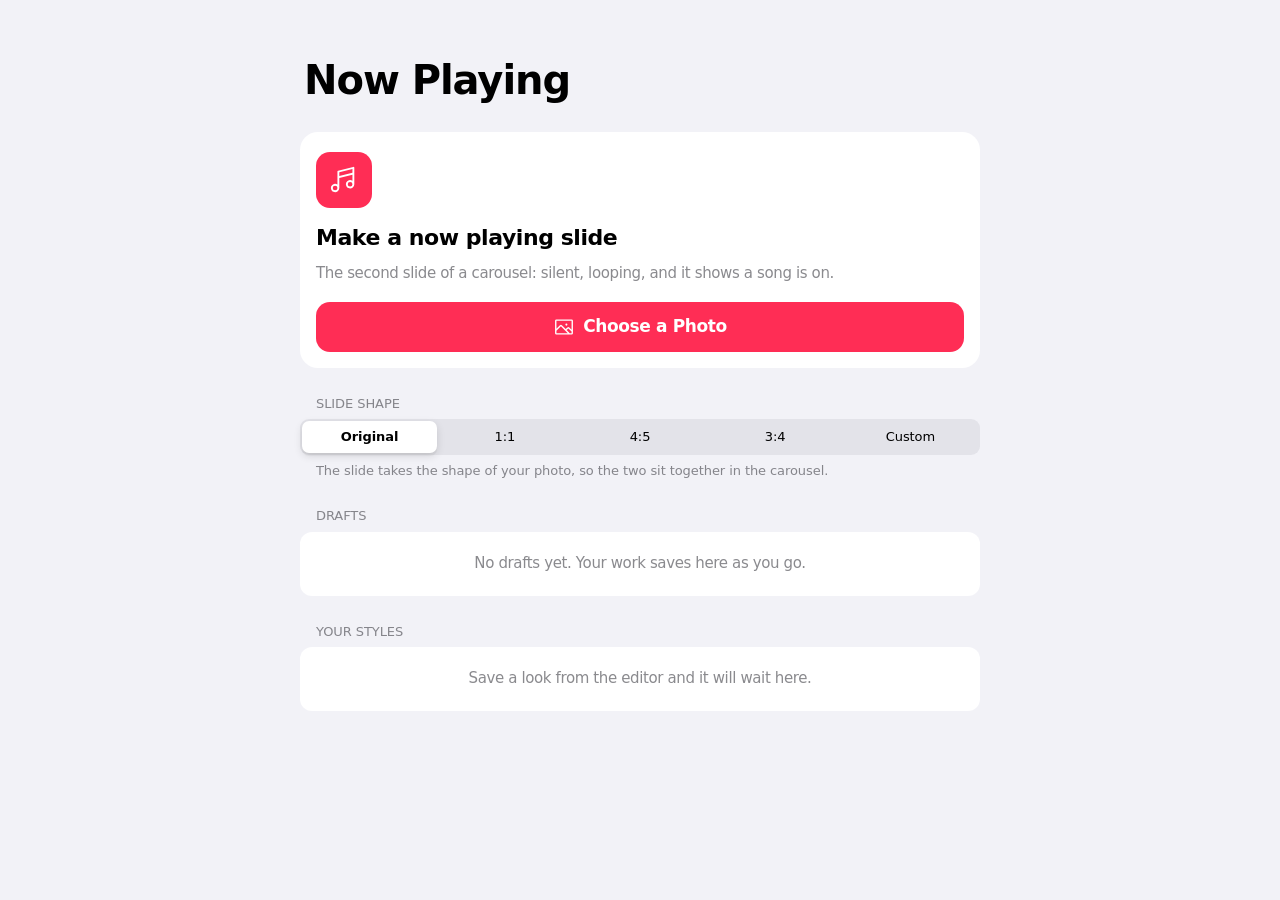
<file: index.html>
<!doctype html>
<html lang="en">
<head>
<meta charset="utf-8">
<!-- viewport-fit=cover lets the layout reach under the notch and the home bar -->
<meta name="viewport" content="width=device-width, initial-scale=1, viewport-fit=cover">
<title>Now Playing</title>
<meta name="description" content="Make the second Instagram slide: a silent looping animation that shows a song is attached.">
<meta name="theme-color" content="#F2F2F7" media="(prefers-color-scheme: light)">
<meta name="theme-color" content="#000000" media="(prefers-color-scheme: dark)">

<!-- Running from the Home Screen on an iPhone -->
<meta name="mobile-web-app-capable" content="yes">
<meta name="apple-mobile-web-app-capable" content="yes">
<meta name="apple-mobile-web-app-status-bar-style" content="black-translucent">
<meta name="apple-mobile-web-app-title" content="Now Playing">
<link rel="apple-touch-icon" href="assets/icons/apple-touch-icon.png">

<link rel="manifest" href="manifest.webmanifest">
<link rel="icon" href="assets/icons/icon-192.png" type="image/png">

<!-- The faces the slide draws its words in. The interface itself uses the system font. -->
<link rel="preload" href="assets/fonts/instrument-serif-400.woff2" as="font" type="font/woff2" crossorigin>
<link rel="preload" href="assets/fonts/dm-sans-var.woff2" as="font" type="font/woff2" crossorigin>

<link rel="stylesheet" href="css/app.css">
</head>
<body>

<div id="app">
  <header class="topbar" id="topbar"></header>
  <main class="screen is-active" id="screen"></main>
</div>

<noscript>
  <p style="padding:24px;font-family:system-ui">
    This app builds the slide in your browser, so it needs JavaScript switched on.
  </p>
</noscript>

<script type="module" src="js/app.js"></script>
</body>
</html>
</file>
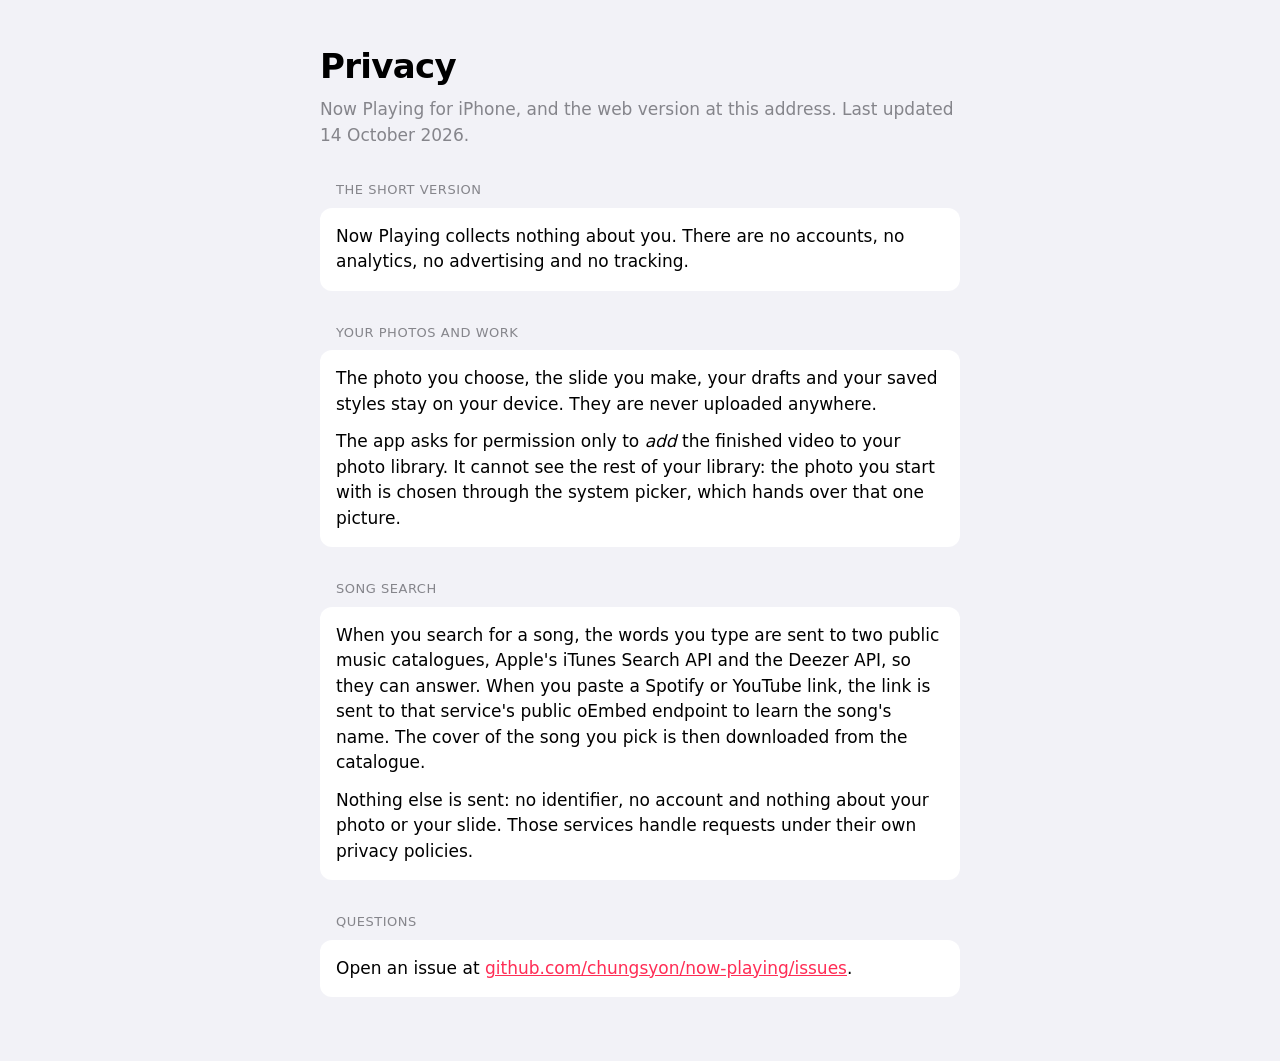
<file: privacy.html>
<!doctype html>
<html lang="en">
<head>
<meta charset="utf-8">
<meta name="viewport" content="width=device-width, initial-scale=1">
<title>Now Playing: Privacy</title>
<meta name="color-scheme" content="light dark">
<style>
  :root { --bg: #F2F2F7; --card: #FFFFFF; --text: #000000; --muted: rgba(60, 60, 67, 0.6); --tint: #FF2D55; }
  @media (prefers-color-scheme: dark) {
    :root { --bg: #000000; --card: #1C1C1E; --text: #FFFFFF; --muted: rgba(235, 235, 245, 0.6); --tint: #FF375F; }
  }
  body { margin: 0; background: var(--bg); color: var(--text);
    font: 17px/1.5 -apple-system, BlinkMacSystemFont, system-ui, sans-serif; }
  main { max-width: 640px; margin: 0 auto; padding: 48px 16px 64px; }
  h1 { font-size: 34px; line-height: 1.1; letter-spacing: -0.02em; margin: 0 0 8px; }
  h2 { font-size: 13px; text-transform: uppercase; letter-spacing: 0.04em; color: var(--muted); font-weight: 400; margin: 32px 16px 8px; }
  section { background: var(--card); border-radius: 12px; padding: 4px 16px; }
  p { margin: 12px 0; }
  .lede { color: var(--muted); margin-bottom: 24px; }
  a { color: var(--tint); }
</style>
</head>
<body>
<main>
  <h1>Privacy</h1>
  <p class="lede">Now Playing for iPhone, and the web version at this address. Last updated 14 October 2026.</p>

  <h2>The short version</h2>
  <section>
    <p>Now Playing collects nothing about you. There are no accounts, no analytics, no advertising and no tracking.</p>
  </section>

  <h2>Your photos and work</h2>
  <section>
    <p>The photo you choose, the slide you make, your drafts and your saved styles stay on your device. They are never uploaded anywhere.</p>
    <p>The app asks for permission only to <em>add</em> the finished video to your photo library. It cannot see the rest of your library: the photo you start with is chosen through the system picker, which hands over that one picture.</p>
  </section>

  <h2>Song search</h2>
  <section>
    <p>When you search for a song, the words you type are sent to two public music catalogues, Apple's iTunes Search API and the Deezer API, so they can answer. When you paste a Spotify or YouTube link, the link is sent to that service's public oEmbed endpoint to learn the song's name. The cover of the song you pick is then downloaded from the catalogue.</p>
    <p>Nothing else is sent: no identifier, no account and nothing about your photo or your slide. Those services handle requests under their own privacy policies.</p>
  </section>

  <h2>Questions</h2>
  <section>
    <p>Open an issue at <a href="https://github.com/chungsyon/now-playing/issues">github.com/chungsyon/now-playing/issues</a>.</p>
  </section>
</main>
</body>
</html>
</file>
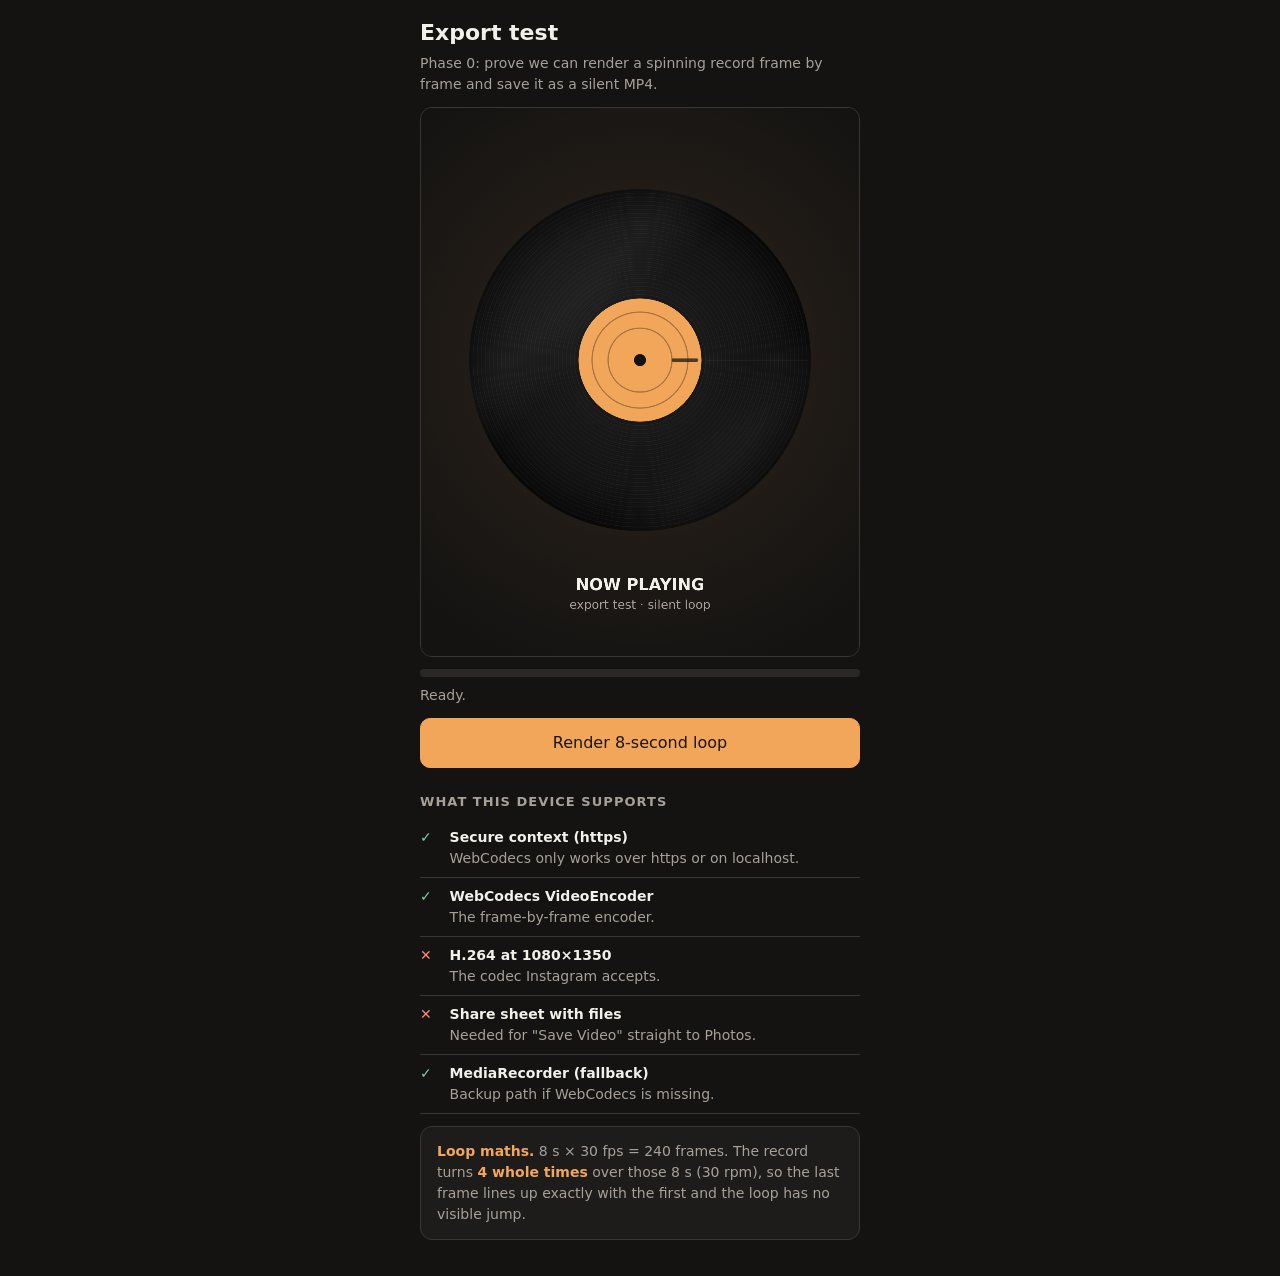
<file: spike/export-test.html>
<!doctype html>
<html lang="en">
<head>
<meta charset="utf-8">
<!-- viewport-fit=cover lets us use the safe-area insets on an iPhone -->
<meta name="viewport" content="width=device-width, initial-scale=1, viewport-fit=cover">
<title>Export test — Now Playing</title>
<style>
  /* Darkroom palette, same custom properties the real app will use. */
  :root {
    --bg: #141312;
    --surface: #1E1C1A;
    --surface-2: #2A2724;
    --border: #3A3632;
    --text: #F3EFE9;
    --muted: #A8A097;
    --accent: #F2A65A;
    --on-accent: #1A1410;
    color-scheme: dark;
  }

  * { box-sizing: border-box; }

  body {
    margin: 0;
    padding: max(16px, env(safe-area-inset-top)) 16px max(24px, env(safe-area-inset-bottom));
    background: var(--bg);
    color: var(--text);
    font: 16px/1.5 -apple-system, BlinkMacSystemFont, "Segoe UI", system-ui, sans-serif;
    -webkit-text-size-adjust: 100%;
  }

  main { max-width: 440px; margin: 0 auto; }

  h1 { font-size: 22px; margin: 0 0 4px; font-weight: 600; }
  h2 { font-size: 13px; margin: 24px 0 8px; color: var(--muted); text-transform: uppercase; letter-spacing: .08em; }
  p  { margin: 0 0 12px; }
  .muted { color: var(--muted); font-size: 14px; }

  /* The canvas is really 1080x1350. CSS just shrinks it to fit the phone. */
  #stage {
    display: block;
    width: 100%;
    height: auto;
    border-radius: 12px;
    border: 1px solid var(--border);
    background: var(--surface);
  }

  /* Every tap target is at least 44px tall. */
  button, .linkbutton {
    display: block;
    width: 100%;
    min-height: 48px;
    margin: 8px 0;
    padding: 12px 16px;
    border-radius: 10px;
    border: 1px solid var(--border);
    background: var(--surface-2);
    color: var(--text);
    font: inherit;
    font-weight: 500;
    text-align: center;
    text-decoration: none;
    cursor: pointer;
    -webkit-appearance: none;
  }
  button.primary { background: var(--accent); color: var(--on-accent); border-color: var(--accent); }
  button:disabled { opacity: .45; cursor: default; }

  /* Progress bar */
  #progress {
    height: 8px;
    margin: 12px 0 8px;
    border-radius: 999px;
    background: var(--surface-2);
    overflow: hidden;
  }
  #progressFill { height: 100%; width: 0%; background: var(--accent); transition: width .1s linear; }

  #status { min-height: 1.5em; font-size: 14px; color: var(--muted); margin: 0 0 12px; }
  #status.error { color: #FF8A73; }

  /* The support checklist */
  ul.checks { list-style: none; margin: 0; padding: 0; font-size: 14px; }
  ul.checks li { padding: 8px 0; border-bottom: 1px solid var(--border); display: flex; gap: 10px; }
  ul.checks li span:first-child { width: 1.4em; flex: none; }
  .yes { color: #7FD1A0; }
  .no  { color: #FF8A73; }

  video { width: 100%; border-radius: 12px; border: 1px solid var(--border); background: #000; display: block; }

  .card {
    background: var(--surface);
    border: 1px solid var(--border);
    border-radius: 12px;
    padding: 14px 16px;
    margin: 12px 0;
  }
  .card strong { color: var(--accent); }
  [hidden] { display: none !important; }
</style>
</head>
<body>
<main>

  <h1>Export test</h1>
  <p class="muted">Phase 0: prove we can render a spinning record frame by frame and save it as a silent MP4.</p>

  <canvas id="stage" width="1080" height="1350" aria-label="Preview of the spinning record"></canvas>

  <div id="progress" role="progressbar" aria-label="Render progress" aria-valuemin="0" aria-valuemax="100" aria-valuenow="0">
    <div id="progressFill"></div>
  </div>
  <p id="status">Ready.</p>

  <button id="renderBtn" class="primary">Render 8-second loop</button>

  <div id="resultBox" hidden>
    <h2>Result</h2>
    <video id="resultVideo" loop muted playsinline controls></video>
    <p class="muted" id="resultInfo"></p>
    <button id="saveBtn" class="primary">Save video</button>
    <a id="downloadLink" class="linkbutton" download="now-playing-test.mp4">Download instead</a>
  </div>

  <h2>What this device supports</h2>
  <ul class="checks" id="checks"></ul>

  <div class="card">
    <p class="muted" style="margin:0">
      <strong>Loop maths.</strong> 8&nbsp;s &times; 30&nbsp;fps = 240 frames. The record turns
      <strong>4 whole times</strong> over those 8&nbsp;s (30&nbsp;rpm), so the last frame lines up
      exactly with the first and the loop has no visible jump.
    </p>
  </div>

</main>

<script type="module">
// ---------------------------------------------------------------------------
// Imports. Mediabunny is vendored in /vendor/ — nothing is fetched at runtime.
// ---------------------------------------------------------------------------
import {
  Output,
  Mp4OutputFormat,
  BufferTarget,
  CanvasSource,
  Quality,
  canEncodeVideo,
} from '../vendor/mediabunny-1.59.1.min.mjs';

// ---------------------------------------------------------------------------
// Settings for this test
// ---------------------------------------------------------------------------
const WIDTH        = 1080;   // Instagram 4:5 portrait
const HEIGHT       = 1350;
const FPS          = 30;
const LOOP_SECONDS = 8;
const TURNS        = 4;      // whole turns per loop => seamless rotation
const BITRATE      = 8_000_000; // ~8 Mbps

const TOTAL_FRAMES = LOOP_SECONDS * FPS;   // 240

// ---------------------------------------------------------------------------
// Page elements
// ---------------------------------------------------------------------------
const stage        = document.getElementById('stage');
const ctx          = stage.getContext('2d', { alpha: false });
const progressBar  = document.getElementById('progress');
const progressFill = document.getElementById('progressFill');
const statusEl     = document.getElementById('status');
const renderBtn    = document.getElementById('renderBtn');
const resultBox    = document.getElementById('resultBox');
const resultVideo  = document.getElementById('resultVideo');
const resultInfo   = document.getElementById('resultInfo');
const saveBtn      = document.getElementById('saveBtn');
const downloadLink = document.getElementById('downloadLink');
const checksEl     = document.getElementById('checks');

function setStatus(text, isError = false) {
  statusEl.textContent = text;
  statusEl.classList.toggle('error', isError);
}

function setProgress(fraction) {
  const pct = Math.round(fraction * 100);
  progressFill.style.width = pct + '%';
  progressBar.setAttribute('aria-valuenow', String(pct));
}

// ===========================================================================
// 1. THE DRAWING — one pure function, called with a time in seconds.
//    Given the same t you always get the same picture. That is what makes the
//    export deterministic instead of a screen recording.
// ===========================================================================
function drawFrame(ctx, t, width, height) {
  const loopPosition = (t % LOOP_SECONDS) / LOOP_SECONDS; // 0 -> 1 across the loop
  const angle = loopPosition * TURNS * Math.PI * 2;       // radians

  // --- Coloured background -------------------------------------------------
  ctx.fillStyle = '#141312';
  ctx.fillRect(0, 0, width, height);

  // A soft warm glow behind the record so the background reads as "coloured".
  const glow = ctx.createRadialGradient(
    width * 0.5, height * 0.46, 0,
    width * 0.5, height * 0.46, width * 0.75
  );
  glow.addColorStop(0,    'rgba(242, 166, 90, 0.20)');
  glow.addColorStop(0.55, 'rgba(242, 166, 90, 0.05)');
  glow.addColorStop(1,    'rgba(242, 166, 90, 0)');
  ctx.fillStyle = glow;
  ctx.fillRect(0, 0, width, height);

  // --- Geometry ------------------------------------------------------------
  const cx = width / 2;
  const cy = height * 0.46;
  const R  = width * 0.39;        // outer radius of the record
  const labelR = R * 0.36;        // the paper label in the middle
  const holeR  = R * 0.035;       // spindle hole

  // --- The record, drawn in a rotated coordinate system ---------------------
  ctx.save();
  ctx.translate(cx, cy);
  ctx.rotate(angle);

  // Black vinyl body
  const body = ctx.createRadialGradient(0, 0, labelR * 0.8, 0, 0, R);
  body.addColorStop(0,   '#1A1A1A');
  body.addColorStop(0.7, '#121212');
  body.addColorStop(1,   '#080808');
  ctx.beginPath();
  ctx.arc(0, 0, R, 0, Math.PI * 2);
  ctx.fillStyle = body;
  ctx.fill();

  // Grooves: thin concentric rings. Alternating brightness reads as texture.
  ctx.lineWidth = 1.4;
  for (let r = labelR + 10; r < R - 6; r += 5) {
    const bright = (Math.round(r) % 10 < 5) ? 0.055 : 0.02;
    ctx.beginPath();
    ctx.arc(0, 0, r, 0, Math.PI * 2);
    ctx.strokeStyle = `rgba(255,255,255,${bright})`;
    ctx.stroke();
  }

  // The lead-out: one radial scratch. Because it is off-centre it makes the
  // rotation visible — perfect rings on their own would look motionless.
  ctx.beginPath();
  ctx.moveTo(labelR + 12, 0);
  ctx.lineTo(R - 8, 0);
  ctx.lineWidth = 2;
  ctx.strokeStyle = 'rgba(255,255,255,0.09)';
  ctx.stroke();

  // Coloured centre label
  ctx.beginPath();
  ctx.arc(0, 0, labelR, 0, Math.PI * 2);
  ctx.fillStyle = '#F2A65A';
  ctx.fill();

  // Two darker rings printed on the label
  ctx.lineWidth = 3;
  ctx.strokeStyle = 'rgba(26,20,16,0.35)';
  ctx.beginPath();
  ctx.arc(0, 0, labelR * 0.78, 0, Math.PI * 2);
  ctx.stroke();
  ctx.beginPath();
  ctx.arc(0, 0, labelR * 0.52, 0, Math.PI * 2);
  ctx.stroke();

  // A tick mark on the label — another way to see it turning.
  ctx.beginPath();
  ctx.moveTo(labelR * 0.54, 0);
  ctx.lineTo(labelR * 0.92, 0);
  ctx.lineWidth = 8;
  ctx.lineCap = 'round';
  ctx.strokeStyle = 'rgba(26,20,16,0.75)';
  ctx.stroke();

  // Spindle hole
  ctx.beginPath();
  ctx.arc(0, 0, holeR, 0, Math.PI * 2);
  ctx.fillStyle = '#141312';
  ctx.fill();

  ctx.restore();

  // --- Fixed sheen ---------------------------------------------------------
  // The light source does not rotate with the record, so this is drawn after
  // ctx.restore(). It is clipped to the record so it does not spill outside.
  ctx.save();
  ctx.beginPath();
  ctx.arc(cx, cy, R, 0, Math.PI * 2);
  ctx.clip();
  const sheen = ctx.createLinearGradient(cx - R, cy - R, cx + R, cy + R);
  sheen.addColorStop(0.00, 'rgba(255,255,255,0)');
  sheen.addColorStop(0.32, 'rgba(255,255,255,0.045)');
  sheen.addColorStop(0.42, 'rgba(255,255,255,0)');
  sheen.addColorStop(0.68, 'rgba(255,255,255,0)');
  sheen.addColorStop(0.78, 'rgba(255,255,255,0.03)');
  sheen.addColorStop(1.00, 'rgba(255,255,255,0)');
  ctx.fillStyle = sheen;
  ctx.fillRect(cx - R, cy - R, R * 2, R * 2);
  ctx.restore();

  // --- Caption, so a saved frame is obviously from this test ---------------
  ctx.fillStyle = '#F3EFE9';
  ctx.font = '600 40px -apple-system, system-ui, sans-serif';
  ctx.textAlign = 'center';
  ctx.fillText('NOW PLAYING', cx, height * 0.88);
  ctx.fillStyle = '#A8A097';
  ctx.font = '30px -apple-system, system-ui, sans-serif';
  ctx.fillText('export test · silent loop', cx, height * 0.88 + 46);
}

// Let the browser paint. Rendering 240 frames in a tight loop would freeze the
// page, so we hand control back every few frames.
const yieldToBrowser = () => new Promise(resolve => setTimeout(resolve, 0));

// ===========================================================================
// 2a. THE GOOD PATH — WebCodecs VideoEncoder + Mediabunny MP4 muxer
// ===========================================================================
async function renderWithWebCodecs(onProgress) {
  const output = new Output({
    // 'in-memory' puts the index (moov) at the front of the file, which is what
    // Photos and Instagram want to see.
    format: new Mp4OutputFormat({ fastStart: 'in-memory' }),
    target: new BufferTarget(),
  });

  const source = new CanvasSource(stage, {
    codec: 'avc',                      // H.264
    quality: new Quality(BITRATE),
    keyFrameInterval: 2,
  });

  // Only a video track is ever added, so the file physically cannot have audio.
  output.addVideoTrack(source, { frameRate: FPS });
  await output.start();

  for (let i = 0; i < TOTAL_FRAMES; i++) {
    const t = i / FPS;
    drawFrame(ctx, t, WIDTH, HEIGHT);
    await source.add(t, 1 / FPS);      // awaiting respects encoder backpressure
    onProgress((i + 1) / TOTAL_FRAMES);
    if (i % 6 === 0) await yieldToBrowser();
  }

  source.close();
  await output.finalize();

  return {
    blob: new Blob([output.target.buffer], { type: 'video/mp4' }),
    extension: 'mp4',
    path: 'WebCodecs + Mediabunny',
  };
}

// ===========================================================================
// 2b. THE FALLBACK — MediaRecorder on a canvas stream.
//     Real time, so it is not frame-exact. Only used if VideoEncoder is missing.
// ===========================================================================
async function renderWithMediaRecorder(onProgress) {
  const candidates = [
    'video/mp4;codecs=avc1.42E01E',
    'video/mp4',
    'video/webm;codecs=h264',
    'video/webm;codecs=vp9',
    'video/webm',
  ];
  const mimeType = candidates.find(type => MediaRecorder.isTypeSupported(type));
  if (!mimeType) throw new Error('MediaRecorder cannot record video on this browser.');

  const stream = stage.captureStream(FPS);
  const recorder = new MediaRecorder(stream, { mimeType, videoBitsPerSecond: BITRATE });
  const chunks = [];
  recorder.ondataavailable = event => { if (event.data.size) chunks.push(event.data); };
  const stopped = new Promise(resolve => { recorder.onstop = resolve; });

  recorder.start();
  const startedAt = performance.now();

  // Driven by a timer rather than requestAnimationFrame: rAF stops firing when
  // the tab is hidden, which would leave the recording hanging forever if the
  // phone screen locked halfway through.
  await new Promise(resolve => {
    function tick() {
      const elapsed = (performance.now() - startedAt) / 1000;
      if (elapsed >= LOOP_SECONDS) { resolve(); return; }
      drawFrame(ctx, elapsed, WIDTH, HEIGHT);
      onProgress(elapsed / LOOP_SECONDS);
      setTimeout(tick, 1000 / FPS);
    }
    tick();
  });

  recorder.stop();
  await stopped;
  stream.getTracks().forEach(track => track.stop());

  const container = mimeType.split(';')[0];
  return {
    blob: new Blob(chunks, { type: container }),
    extension: container === 'video/mp4' ? 'mp4' : 'webm',
    path: `MediaRecorder fallback (${mimeType})`,
  };
}

// ===========================================================================
// 3. Which path can this device use?
// ===========================================================================
async function detectSupport() {
  const hasVideoEncoder = typeof window.VideoEncoder === 'function';
  let h264 = false;
  if (hasVideoEncoder) {
    try {
      h264 = await canEncodeVideo('avc', { width: WIDTH, height: HEIGHT, quality: new Quality(BITRATE) });
    } catch { h264 = false; }
  }
  const probeFile = new File([new Uint8Array([0])], 'probe.mp4', { type: 'video/mp4' });
  const canShareFiles = !!(navigator.canShare && navigator.canShare({ files: [probeFile] }));

  return {
    secureContext: window.isSecureContext,
    hasVideoEncoder,
    h264,
    canShareFiles,
    hasMediaRecorder: typeof window.MediaRecorder === 'function',
  };
}

function renderChecklist(support) {
  const rows = [
    ['Secure context (https)',        support.secureContext,   'WebCodecs only works over https or on localhost.'],
    ['WebCodecs VideoEncoder',        support.hasVideoEncoder, 'The frame-by-frame encoder.'],
    ['H.264 at 1080×1350',            support.h264,            'The codec Instagram accepts.'],
    ['Share sheet with files',        support.canShareFiles,   'Needed for "Save Video" straight to Photos.'],
    ['MediaRecorder (fallback)',      support.hasMediaRecorder,'Backup path if WebCodecs is missing.'],
  ];
  checksEl.innerHTML = '';
  for (const [label, ok, note] of rows) {
    const li = document.createElement('li');
    li.innerHTML =
      `<span class="${ok ? 'yes' : 'no'}">${ok ? '✓' : '✕'}</span>` +
      `<span><strong>${label}</strong><br><span class="muted">${note}</span></span>`;
    checksEl.appendChild(li);
  }
}

// ===========================================================================
// 4. Wiring it all up
// ===========================================================================
let lastResult = null;

// Draw frame 0 immediately so the page is not blank.
drawFrame(ctx, 0, WIDTH, HEIGHT);

const support = await detectSupport();
renderChecklist(support);

if (!support.secureContext) {
  setStatus('This page is not on https, so WebCodecs is blocked. Open it over https.', true);
}

renderBtn.addEventListener('click', async () => {
  renderBtn.disabled = true;
  resultBox.hidden = true;
  if (lastResult) { URL.revokeObjectURL(lastResult.url); lastResult = null; }
  setProgress(0);

  // Add ?fallback=1 to the URL to force the MediaRecorder path, so you can
  // compare the two on the same phone.
  const forceFallback = new URLSearchParams(location.search).has('fallback');
  const useWebCodecs = support.hasVideoEncoder && support.h264 && !forceFallback;
  setStatus(useWebCodecs
    ? 'Rendering 240 frames with WebCodecs…'
    : 'WebCodecs unavailable — using the MediaRecorder fallback…');

  const startedAt = performance.now();
  try {
    const result = useWebCodecs
      ? await renderWithWebCodecs(setProgress)
      : await renderWithMediaRecorder(setProgress);

    const seconds = ((performance.now() - startedAt) / 1000).toFixed(1);
    const megabytes = (result.blob.size / 1024 / 1024).toFixed(2);

    lastResult = { ...result, url: URL.createObjectURL(result.blob) };
    resultVideo.src = lastResult.url;
    downloadLink.href = lastResult.url;
    downloadLink.download = `now-playing-test.${result.extension}`;
    resultInfo.innerHTML =
      `Path used: <strong>${result.path}</strong><br>` +
      `${WIDTH}×${HEIGHT} · ${FPS} fps · ${LOOP_SECONDS}s · ${megabytes} MB · Audio: none<br>` +
      `Rendered in ${seconds}s.`;
    resultBox.hidden = false;
    setProgress(1);
    setStatus('Done. Tap "Save video" to open the share sheet.');
    // If this browser cannot play the file back it does not mean the render
    // failed — save it and check it in Photos instead.
    resultVideo.onerror = () => setStatus(
      'Rendered fine, but this browser cannot preview the file. Save it and check it in Photos.');
    resultVideo.play().catch(() => {});
  } catch (error) {
    console.error(error);
    setStatus('Render failed: ' + error.message, true);
  } finally {
    renderBtn.disabled = false;
  }
});

// The share sheet must be opened by a fresh tap. That is why saving is its own
// button rather than something that happens automatically after rendering —
// iOS drops the permission to share while the long render is running.
saveBtn.addEventListener('click', async () => {
  if (!lastResult) return;
  const file = new File([lastResult.blob], `now-playing-test.${lastResult.extension}`, {
    type: lastResult.blob.type,
  });

  if (navigator.canShare && navigator.canShare({ files: [file] })) {
    try {
      await navigator.share({ files: [file] });
      setStatus('Shared. Choose "Save Video" to put it in Photos.');
      return;
    } catch (error) {
      if (error.name === 'AbortError') return;   // the user tapped Cancel
      setStatus('Share failed: ' + error.message + ' — use the download link.', true);
      return;
    }
  }
  setStatus('This browser cannot share files. Use the download link below.', true);
  downloadLink.click();
});
</script>
</body>
</html>
</file>
<file: css/app.css>
/* ===========================================================================
   NOW PLAYING - the look
   ---------------------------------------------------------------------------
   Built the way an iOS app is built, so it feels familiar on the phone it
   lives on:

   - System type (SF on Apple devices), sized on Apple's text styles, with
     tracking that tightens as text grows.
   - Inset grouped lists, like Settings. Things that belong together share a
     rounded group; a header names it, a footnote explains it.
   - One tint colour for anything you can press, and nothing else coloured.
     The user's photo is the most colourful thing on screen.
   - Translucent chrome. The navigation bar is a material that content
     scrolls underneath, and it only appears once something is under it.
   - Follows the system light and dark appearance.
   =========================================================================== */

/* The slide itself still draws its words in these faces, so they stay loaded
   even though the interface no longer uses them. */
@font-face {
  font-family: 'Instrument Serif';
  src: url('../assets/fonts/instrument-serif-400.woff2') format('woff2');
  font-weight: 400;
  font-style: normal;
  font-display: swap;
}
@font-face {
  font-family: 'Instrument Serif';
  src: url('../assets/fonts/instrument-serif-400-italic.woff2') format('woff2');
  font-weight: 400;
  font-style: italic;
  font-display: swap;
}
@font-face {
  font-family: 'DM Sans';
  src: url('../assets/fonts/dm-sans-var.woff2') format('woff2');
  font-weight: 100 1000;
  font-style: normal;
  font-display: swap;
}
@font-face {
  font-family: 'Cormorant Garamond';
  src: url('../assets/fonts/cormorant-garamond-var.woff2') format('woff2');
  font-weight: 300 700;
  font-style: normal;
  font-display: swap;
}
@font-face {
  font-family: 'Montserrat';
  src: url('../assets/fonts/montserrat-var.woff2') format('woff2');
  font-weight: 100 900;
  font-style: normal;
  font-display: swap;
}
@font-face {
  font-family: 'Figtree';
  src: url('../assets/fonts/figtree-var.woff2') format('woff2');
  font-weight: 300 900;
  font-style: normal;
  font-display: swap;
}
@font-face {
  font-family: 'JetBrains Mono';
  src: url('../assets/fonts/jetbrains-mono-var.woff2') format('woff2');
  font-weight: 100 800;
  font-style: normal;
  font-display: swap;
}

/* --- Tokens --------------------------------------------------------------
   Apple's system colours, light then dark. */

:root {
  --bg: #F2F2F7;
  --bg-2: #FFFFFF;
  --bg-3: #F2F2F7;
  --fill: rgba(118, 118, 128, 0.12);
  --fill-strong: rgba(118, 118, 128, 0.2);
  --label: #000000;
  --label-2: rgba(60, 60, 67, 0.6);
  --label-3: rgba(60, 60, 67, 0.3);
  --sep: rgba(60, 60, 67, 0.29);
  --tint: #FF2D55;
  --tint-soft: rgba(255, 45, 85, 0.12);
  --on-tint: #FFFFFF;
  --thumb: #FFFFFF;
  --material: rgba(249, 249, 249, 0.78);
  --material-edge: rgba(0, 0, 0, 0.12);
  --shadow: 0 8px 28px rgba(0, 0, 0, 0.12), 0 1px 3px rgba(0, 0, 0, 0.08);
  --stage: #E5E5EA;

  --font: system-ui, -apple-system, BlinkMacSystemFont, 'Segoe UI', Roboto, sans-serif;

  --r-group: 12px;
  --r-button: 14px;
  --r-control: 10px;

  /* Critically damped: settles without overshoot. Close to a spring with
     damping 1.0 and a response of about 0.35s. */
  --ease: cubic-bezier(0.25, 1, 0.5, 1);
  --t-press: 100ms;
  --t-ui: 280ms;
  --t-screen: 380ms;

  --tap: 44px;
  --gutter: 16px;
  --nav: 52px;

  color-scheme: light dark;
}

@media (prefers-color-scheme: dark) {
  :root {
    --bg: #000000;
    --bg-2: #1C1C1E;
    --bg-3: #2C2C2E;
    --fill: rgba(118, 118, 128, 0.24);
    --fill-strong: rgba(118, 118, 128, 0.36);
    --label: #FFFFFF;
    --label-2: rgba(235, 235, 245, 0.6);
    --label-3: rgba(235, 235, 245, 0.3);
    --sep: rgba(84, 84, 88, 0.6);
    --tint: #FF375F;
    --tint-soft: rgba(255, 55, 95, 0.18);
    --thumb: #FFFFFF;
    --material: rgba(30, 30, 30, 0.72);
    --material-edge: rgba(255, 255, 255, 0.1);
    --shadow: 0 8px 28px rgba(0, 0, 0, 0.5), 0 1px 3px rgba(0, 0, 0, 0.4);
    --stage: #0A0A0A;
  }
}

@media (prefers-contrast: more) {
  :root { --sep: var(--label-2); --material: var(--bg-2); }
}

/* --- Reset -------------------------------------------------------------- */

*, *::before, *::after { box-sizing: border-box; }
html, body { height: 100%; margin: 0; }

body {
  background: var(--bg);
  color: var(--label);
  font: 400 17px/1.29 var(--font);
  letter-spacing: -0.022em;
  -webkit-font-smoothing: antialiased;
  -webkit-text-size-adjust: 100%;
  -webkit-tap-highlight-color: transparent;
  overscroll-behavior: none;
}

img { max-width: 100%; display: block; }
[hidden] { display: none !important; }
button, input, select, textarea { font: inherit; color: inherit; letter-spacing: inherit; }
button { -webkit-user-select: none; user-select: none; }

:focus-visible { outline: 2px solid var(--tint); outline-offset: 2px; }

/* --- Type ----------------------------------------------------------------
   Apple's text styles. Tracking tightens as size grows. */

.large-title {
  margin: 0;
  font-size: 34px;
  line-height: 1.2;
  font-weight: 700;
  letter-spacing: -0.026em;
}
.subtitle { margin: 4px 0 0; color: var(--label-2); font-size: 17px; }

.footnote {
  margin: 0;
  padding: 7px var(--gutter) 0;
  color: var(--label-2);
  font-size: 13px;
  line-height: 1.38;
  letter-spacing: -0.006em;
}

.num { font-variant-numeric: tabular-nums; }

/* --- App frame ----------------------------------------------------------- */

#app {
  position: relative;
  height: 100dvh;
  display: flex;
  flex-direction: column;
  overflow: hidden;
}

/* The bar is a material floating over the screen. It is see-through at the
   top of a page and becomes a material once content slides under it, so it
   only separates when there is something to separate. */
.topbar {
  position: absolute;
  top: 0;
  left: 0;
  right: 0;
  z-index: 30;
  display: grid;
  grid-template-columns: 1fr auto 1fr;
  align-items: center;
  height: calc(var(--nav) + env(safe-area-inset-top, 0px));
  padding: env(safe-area-inset-top, 0px) 8px 0;
  border-bottom: 0.5px solid transparent;
  transition: background-color var(--t-ui) var(--ease), border-color var(--t-ui) var(--ease);
}
.topbar.is-scrolled {
  background: var(--material);
  border-bottom-color: var(--sep);
  -webkit-backdrop-filter: blur(20px) saturate(180%);
  backdrop-filter: blur(20px) saturate(180%);
}
.topbar__left { justify-self: start; display: flex; align-items: center; min-width: 0; }
.topbar__right { justify-self: end; display: flex; align-items: center; }
.topbar__title {
  font-size: 17px;
  font-weight: 600;
  white-space: nowrap;
  opacity: 0;
  transition: opacity var(--t-ui) var(--ease);
}
/* The page's own large title has scrolled away, so the bar names it. */
.topbar.is-scrolled .topbar__title { opacity: 1; }

.screen {
  flex: 1;
  min-height: 0;
  display: flex;
  flex-direction: column;
  overflow-y: auto;
  -webkit-overflow-scrolling: touch;
  padding: calc(var(--nav) + env(safe-area-inset-top, 0px)) var(--gutter)
           calc(32px + env(safe-area-inset-bottom, 0px));
}

/* Screens move like a navigation stack: forward slides in from the right,
   back slides in from the left, so leaving goes the way arriving came. */
.screen.is-push { animation: push-in var(--t-screen) var(--ease) both; }
.screen.is-pop { animation: pop-in var(--t-screen) var(--ease) both; }
@keyframes push-in { from { transform: translateX(28%); opacity: 0; } }
@keyframes pop-in { from { transform: translateX(-28%); opacity: 0; } }

.page { display: flex; flex-direction: column; gap: 28px; width: 100%; }
.page__head { padding: 4px 4px 0; }

.section { display: flex; flex-direction: column; }
.section__head {
  display: flex;
  justify-content: space-between;
  align-items: baseline;
  gap: 12px;
  margin: 0;
  padding: 0 var(--gutter) 7px;
  color: var(--label-2);
  font-size: 13px;
  letter-spacing: -0.006em;
  text-transform: uppercase;
}
.section__value { font-variant-numeric: tabular-nums; text-transform: none; }

/* --- Groups and rows: the inset grouped list ----------------------------- */

.group {
  display: flex;
  flex-direction: column;
  background: var(--bg-2);
  border-radius: var(--r-group);
  overflow: hidden;
}
.group--pad { padding: 12px var(--gutter); gap: 12px; }

.row {
  position: relative;
  display: flex;
  align-items: center;
  gap: 12px;
  width: 100%;
  min-height: var(--tap);
  padding: 10px var(--gutter);
  border: none;
  background: transparent;
  color: var(--label);
  text-align: left;
  font-size: 17px;
  transition: background-color var(--t-press) linear;
}
button.row { cursor: pointer; }
/* Highlight the moment a finger lands, not when it lifts. */
button.row:active { background: var(--fill-strong); transition: none; }

/* A hairline between rows, starting where the text starts. */
.group > * + * { position: relative; }
.group > * + *::before {
  content: '';
  position: absolute;
  top: 0;
  right: 0;
  left: var(--inset, var(--gutter));
  height: 0.5px;
  background: var(--sep);
  pointer-events: none;
}
.group--art { --inset: 76px; }

.row__main { flex: 1; min-width: 0; display: block; }
.row__title, .row__sub {
  display: block;
  white-space: nowrap;
  overflow: hidden;
  text-overflow: ellipsis;
}
.row__sub { margin-top: 1px; color: var(--label-2); font-size: 15px; letter-spacing: -0.016em; }
.row__value {
  flex: none;
  color: var(--label-2);
  font-size: 15px;
  font-variant-numeric: tabular-nums;
}
.row__value--stack { display: flex; flex-direction: column; align-items: flex-end; gap: 2px; }
.row .icon--chevron { color: var(--label-3); width: 14px; height: 14px; }

.row.is-selected,
.row-wrap:has(> .row.is-selected) { background: var(--tint-soft); }
.row-wrap > .row.is-selected { background: none; }
.row.is-selected .row__title { color: var(--tint); font-weight: 600; }

/* A row with buttons at its end: the row itself and its trailing actions. */
.row-wrap { display: flex; align-items: center; padding-right: 6px; }
.row-wrap > .row { flex: 1; min-width: 0; }
.row-wrap .btn--icon { color: var(--label-2); }

.art {
  width: 48px;
  height: 48px;
  flex: none;
  object-fit: cover;
  border-radius: 6px;
  background: var(--fill);
  outline: 0.5px solid var(--sep);
  outline-offset: -0.5px;
}

.tag {
  display: inline-block;
  padding: 1px 6px;
  border-radius: 5px;
  background: var(--fill);
  color: var(--label-2);
  font-size: 11px;
  font-weight: 600;
  letter-spacing: 0.02em;
  text-transform: uppercase;
}

.empty {
  margin: 0;
  padding: 22px var(--gutter);
  background: var(--bg-2);
  border-radius: var(--r-group);
  color: var(--label-2);
  font-size: 15px;
  text-align: center;
}

/* --- Buttons --------------------------------------------------------------
   Every button shrinks a touch the instant it is pressed. */

.btn {
  display: inline-flex;
  align-items: center;
  justify-content: center;
  gap: 8px;
  min-height: var(--tap);
  padding: 11px 18px;
  border: none;
  border-radius: var(--r-button);
  background: var(--tint-soft);
  color: var(--tint);
  font-size: 17px;
  font-weight: 600;
  white-space: nowrap;
  cursor: pointer;
  transition: transform var(--t-ui) var(--ease), opacity var(--t-ui) var(--ease);
}
.btn:active { transform: scale(0.97); opacity: 0.8; transition-duration: var(--t-press); }
.btn:disabled { opacity: 0.4; cursor: default; transform: none; }

.btn--primary { min-height: 50px; background: var(--tint); color: var(--on-tint); }
.btn--plain { background: transparent; padding-left: 8px; padding-right: 8px; font-weight: 400; }
.btn--small { min-height: 32px; padding: 6px 14px; border-radius: 999px; font-size: 15px; }
.btn--block { width: 100%; }

.btn--icon {
  width: var(--tap);
  min-width: var(--tap);
  height: var(--tap);
  padding: 0;
  border-radius: 999px;
  background: transparent;
  color: var(--tint);
}
/* Undo and redo in the editor's bar: a little narrower than a full button,
   so they fit beside the back button on the smallest phone. */
.btn--history { width: 36px; min-width: 36px; }
.btn--history .icon { width: 20px; height: 20px; }
.btn--history:disabled { color: var(--label-3); opacity: 1; }
.btn--back { padding: 0 8px 0 0; font-weight: 400; background: transparent; gap: 2px; }
.btn--back .icon { width: 24px; height: 24px; }

.icon { width: 22px; height: 22px; flex: none; fill: currentColor; }
.icon--sm { width: 18px; height: 18px; }

/* Capsule chips, for adding things. */
.chips { display: flex; flex-wrap: wrap; gap: 8px; }
.chip {
  display: inline-flex;
  align-items: center;
  gap: 6px;
  min-height: 36px;
  padding: 6px 14px 6px 10px;
  border: none;
  border-radius: 999px;
  background: var(--bg-2);
  color: var(--label);
  font-size: 15px;
  cursor: pointer;
  transition: transform var(--t-ui) var(--ease);
}
.chip .icon { color: var(--tint); }
.chip:active { transform: scale(0.95); transition-duration: var(--t-press); }

/* --- Segmented control ----------------------------------------------------
   A track with a raised thumb that slides to the chosen segment. The thumb
   moves with a transition, which a browser retargets from wherever it is, so
   a second tap mid-slide just turns it round. */

/* Corner shapes: six little panes, the chosen one outlined in the tint. */
.shapes { display: grid; grid-template-columns: repeat(6, 1fr); gap: 8px; }
.shapes__option {
  display: grid;
  place-items: center;
  height: 52px;
  border: 0;
  border-radius: 12px;
  background: var(--fill);
  cursor: pointer;
  transition: transform 100ms ease-out;
}
.shapes__option:active { transform: scale(0.95); }
.shapes__option[aria-checked="true"] { box-shadow: inset 0 0 0 2px var(--tint); }
.shapes__swatch {
  width: 22px;
  height: 32px;
  background: var(--label-2);
  opacity: 0.85;
}
.shapes__option[aria-checked="true"] .shapes__swatch { background: var(--tint); opacity: 1; }

/* A pop-up menu in a capsule, its chevron drawn in. */
.menu-pill {
  appearance: none;
  -webkit-appearance: none;
  font: 600 15px/1 -apple-system, BlinkMacSystemFont, system-ui, sans-serif;
  color: var(--label);
  background: var(--fill)
    url("data:image/svg+xml,%3Csvg xmlns='http://www.w3.org/2000/svg' width='10' height='6'%3E%3Cpath d='M1 1l4 4 4-4' fill='none' stroke='%238E8E93' stroke-width='1.6' stroke-linecap='round' stroke-linejoin='round'/%3E%3C/svg%3E")
    no-repeat right 12px center;
  border: 0;
  border-radius: 999px;
  min-height: 32px;
  padding: 0 30px 0 14px;
  cursor: pointer;
}
.menu-pill:focus-visible { outline: 2px solid var(--tint, #0A84FF); outline-offset: 2px; }

.seg {
  --n: 2;
  --i: 0;
  position: relative;
  display: grid;
  grid-auto-flow: column;
  grid-auto-columns: minmax(0, 1fr);
  padding: 2px;
  border-radius: 9px;
  background: var(--fill);
}
.seg__thumb {
  position: absolute;
  top: 2px;
  bottom: 2px;
  left: 2px;
  width: calc((100% - 4px) / var(--n));
  border-radius: 7px;
  background: var(--bg-2);
  box-shadow: 0 3px 8px rgba(0, 0, 0, 0.12), 0 3px 1px rgba(0, 0, 0, 0.04);
  transform: translateX(calc(var(--i) * 100%));
  transition: transform var(--t-ui) var(--ease);
}
@media (prefers-color-scheme: dark) { .seg__thumb { background: #636366; } }
.seg button {
  position: relative;
  min-height: 32px;
  padding: 4px 6px;
  border: none;
  background: transparent;
  color: var(--label);
  font-size: 13px;
  font-weight: 500;
  letter-spacing: -0.006em;
  white-space: nowrap;
  overflow: hidden;
  text-overflow: ellipsis;
  cursor: pointer;
  transition: opacity var(--t-press) linear;
}
.seg button[aria-pressed='true'] { font-weight: 600; }
.seg button:active { opacity: 0.55; }

/* --- Switch ------------------------------------------------------------- */

.switch {
  position: relative;
  flex: none;
  width: 51px;
  height: 31px;
  margin: 0;
  border-radius: 999px;
  background: var(--fill-strong);
  -webkit-appearance: none;
  appearance: none;
  cursor: pointer;
  transition: background-color var(--t-ui) var(--ease);
}
.switch::after {
  content: '';
  position: absolute;
  top: 2px;
  left: 2px;
  width: 27px;
  height: 27px;
  border-radius: 999px;
  background: var(--thumb);
  box-shadow: 0 3px 8px rgba(0, 0, 0, 0.15), 0 3px 1px rgba(0, 0, 0, 0.06);
  transition: transform var(--t-ui) var(--ease);
}
.switch:checked { background: #34C759; }
.switch:checked::after { transform: translateX(20px); }

/* --- Inputs -------------------------------------------------------------- */

.field { display: flex; flex-direction: column; gap: 6px; }
.field > label { color: var(--label-2); font-size: 13px; }

.input {
  width: 100%;
  min-height: var(--tap);
  padding: 10px 12px;
  border: none;
  border-radius: var(--r-control);
  background: var(--fill);
  color: var(--label);
  /* 17px: under 16px, iOS zooms the whole page when the field is focused. */
  font-size: 17px;
  -webkit-appearance: none;
}
.input::placeholder { color: var(--label-2); }
.input:focus { outline: 2px solid var(--tint); outline-offset: 0; }
.input--inline { width: 96px; text-align: right; background: transparent; padding: 6px 0; }
.input--inline:focus { outline: none; }

.search { position: relative; display: flex; align-items: center; }
.search .icon { position: absolute; left: 9px; color: var(--label-2); pointer-events: none; }
.search .input { min-height: 40px; padding-left: 34px; }
.search .input::-webkit-search-cancel-button { -webkit-appearance: none; }

/* --- Sliders ------------------------------------------------------------- */

.slider {
  --fill: 50%;
  width: 100%;
  height: 32px;
  margin: 0;
  background: transparent;
  -webkit-appearance: none;
  appearance: none;
  cursor: pointer;
  touch-action: pan-y;
}
.slider::-webkit-slider-runnable-track {
  height: 4px;
  border-radius: 999px;
  background: linear-gradient(to right, var(--tint) 0 var(--fill), var(--fill-strong) var(--fill) 100%);
}
.slider::-moz-range-track {
  height: 4px;
  border-radius: 999px;
  background: linear-gradient(to right, var(--tint) 0 var(--fill), var(--fill-strong) var(--fill) 100%);
}
.slider::-webkit-slider-thumb {
  -webkit-appearance: none;
  width: 27px;
  height: 27px;
  margin-top: -11.5px;
  border: none;
  border-radius: 999px;
  background: var(--thumb);
  box-shadow: 0 3px 8px rgba(0, 0, 0, 0.18), 0 0 0 0.5px rgba(0, 0, 0, 0.06);
  transition: transform var(--t-ui) var(--ease);
}
.slider:active::-webkit-slider-thumb { transform: scale(1.1); transition-duration: var(--t-press); }
.slider::-moz-range-thumb {
  width: 27px;
  height: 27px;
  border: none;
  border-radius: 999px;
  background: var(--thumb);
  box-shadow: 0 3px 8px rgba(0, 0, 0, 0.18);
}

.slider-row { display: flex; flex-direction: column; gap: 2px; }
.slider-row__head { display: flex; justify-content: space-between; align-items: baseline; gap: 12px; }
.slider-row__head span:first-child { font-size: 15px; }
.slider-row__head span:last-child { color: var(--label-2); font-size: 15px; font-variant-numeric: tabular-nums; }

/* --- Swatches ------------------------------------------------------------ */

.swatches { display: flex; gap: 10px; overflow-x: auto; scrollbar-width: none; padding: 4px 2px; }
.swatches::-webkit-scrollbar { display: none; }
.swatches button {
  flex: 0 0 34px;
  height: 34px;
  border: none;
  border-radius: 999px;
  box-shadow: inset 0 0 0 0.5px rgba(127, 127, 127, 0.4);
  cursor: pointer;
  transition: transform var(--t-ui) var(--ease), box-shadow var(--t-ui) var(--ease);
}
.swatches button:active { transform: scale(0.9); transition-duration: var(--t-press); }
.swatches button[aria-pressed='true'] {
  box-shadow: 0 0 0 2px var(--bg-2), 0 0 0 4px var(--tint);
}

/* --- Working -------------------------------------------------------------- */

.spinner {
  width: 22px;
  height: 22px;
  margin: 14px auto;
  border-radius: 999px;
  border: 2.5px solid var(--fill-strong);
  border-top-color: var(--label-2);
  animation: spin 0.8s linear infinite;
}
@keyframes spin { to { transform: rotate(360deg); } }

.progress { height: 4px; border-radius: 999px; background: var(--fill-strong); overflow: hidden; }
.progress__fill {
  display: block;
  height: 100%;
  width: 100%;
  border-radius: inherit;
  background: var(--tint);
  transform-origin: left;
  transform: scaleX(0);
  transition: transform 200ms linear;
}

/* --- Home ----------------------------------------------------------------- */

.hero {
  display: flex;
  flex-direction: column;
  gap: 12px;
  padding: 20px var(--gutter) var(--gutter);
  background: var(--bg-2);
  border-radius: 18px;
}
.hero__art {
  display: grid;
  place-items: center;
  width: 56px;
  height: 56px;
  border-radius: 14px;
  background: var(--tint);
  color: var(--on-tint);
}
.hero__art .icon { width: 30px; height: 30px; }
.hero__title { margin: 4px 0 0; font-size: 22px; font-weight: 700; letter-spacing: -0.02em; }
.hero__text { margin: 0 0 6px; color: var(--label-2); font-size: 15px; }

/* --- Song ----------------------------------------------------------------- */

/* The chosen track, shown the way a player shows what is playing. */
.now {
  display: flex;
  flex-direction: column;
  align-items: center;
  gap: 4px;
  padding: 8px 0 4px;
  text-align: center;
}
.now__art {
  width: min(62vw, 240px);
  aspect-ratio: 1;
  object-fit: cover;
  margin-bottom: 14px;
  border-radius: 10px;
  background: var(--fill);
  box-shadow: var(--shadow);
}
.now__title { margin: 0; font-size: 22px; font-weight: 700; letter-spacing: -0.02em; }
.now__sub { margin: 0; color: var(--label-2); font-size: 17px; }

/* --- Editor --------------------------------------------------------------- */

.screen--editor {
  overflow: hidden;
  padding: calc(var(--nav) + env(safe-area-inset-top, 0px)) 0 0;
  background: var(--bg);
}
.editor-stage {
  flex: 1;
  min-height: 0;
  display: flex;
  align-items: center;
  justify-content: center;
  padding: 8px var(--gutter) 0;
}
.stagewrap {
  position: relative;
  background: var(--stage);
  border-radius: 6px;
  overflow: hidden;
  box-shadow: var(--shadow);
  touch-action: none;
}
/* Zoomed in, the slide outgrows its room and the room scrolls. Auto
   margins keep it centred while it fits and let it start at the edge once
   it does not, so no part is ever out of reach. */
.editor-stage.is-zoomed { overflow: auto; align-items: flex-start; justify-content: flex-start; }
.stagewrap { flex: none; margin: auto; }
.stagewrap canvas { display: block; width: 100%; height: 100%; }

/* Zoom: minus, the amount, plus, in one small capsule. */
.zoom {
  display: flex;
  align-items: center;
  flex: none;
  border-radius: 999px;
  background: var(--fill);
}
.zoom__btn {
  width: 30px;
  height: 30px;
  border: 0;
  background: none;
  color: var(--label);
  font: 500 18px/1 -apple-system, BlinkMacSystemFont, system-ui, sans-serif;
  cursor: pointer;
}
.zoom__btn:active { opacity: 0.5; }
.zoom__read {
  min-width: 38px;
  text-align: center;
  color: var(--label-2);
  font-size: 12px;
  font-variant-numeric: tabular-nums;
}
.stagewrap__overlay { position: absolute; inset: 0; }

/* Transport: play, and where in the loop we are, like a player's scrubber. */
.transport {
  flex: none;
  display: flex;
  align-items: center;
  gap: 10px;
  padding: 8px var(--gutter) 10px 6px;
}
.transport .btn--icon { color: var(--label); }
.transport__size { color: var(--label-2); font-size: 13px; font-variant-numeric: tabular-nums; }
/* On a phone the timeline needs the room more; Export still says the size. */
@media (max-width: 430px) { .transport__size { display: none; } }

.timer { flex: 1; display: flex; align-items: center; gap: 10px; min-width: 0; }
.timer__track {
  flex: 1;
  height: 4px;
  border-radius: 999px;
  background: var(--fill-strong);
  overflow: hidden;
}
.timer__fill {
  display: block;
  height: 100%;
  width: 100%;
  border-radius: inherit;
  background: var(--label-2);
  transform-origin: left;
  transform: scaleX(0);
}
.timer__time { color: var(--label-2); font-size: 13px; font-variant-numeric: tabular-nums; min-width: 2.6em; }
.timer__time:last-child { text-align: right; }

.sheet {
  flex: none;
  display: flex;
  flex-direction: column;
  background: var(--bg-2);
  border-radius: 14px 14px 0 0;
  box-shadow: 0 -0.5px 0 var(--sep);
  padding-bottom: env(safe-area-inset-bottom, 0px);
}
.sheet__tabs { padding: 12px var(--gutter) 4px; }
.sheet__body {
  display: flex;
  flex-direction: column;
  gap: 22px;
  padding: 12px var(--gutter) 22px;
  /* A fixed height: the slide is sized from what is left, so the sheet must
     not change height when you switch tabs. */
  height: clamp(170px, 30dvh, 280px);
  overflow-y: auto;
  -webkit-overflow-scrolling: touch;
  overscroll-behavior: contain;
  /* Rows fade as they pass under the tabs instead of being cut off. */
  -webkit-mask-image: linear-gradient(to bottom, transparent 0, #000 14px);
  mask-image: linear-gradient(to bottom, transparent 0, #000 14px);
}
/* The sheet scrolls; nothing in it may be squeezed to fit instead. A group
   clips its corners with overflow: hidden, which lets a flex column shrink
   it, and the Effects tab was cutting its sliders off. */
.sheet__body > * { flex-shrink: 0; }
/* Inside the sheet the groups sit on the sheet's colour, so they step down. */
.sheet .group, .sheet .empty, .sheet .chip { background: var(--bg-3); }
.sheet .section__head, .sheet .footnote { padding-left: 4px; padding-right: 4px; }
.sheet .row, .sheet .group--pad { padding-left: 12px; padding-right: 12px; }
.sheet .group { --inset: 12px; }

/* A row that opens something: tinted words and a chevron, like Settings. */
.row--link { color: var(--tint); font-size: 15px; }
.row--link .icon { color: var(--label-3); }

/* Layer tab: the way back to the list, and what is being edited. */
.layer-head { display: flex; align-items: center; justify-content: space-between; gap: 12px; min-height: 32px; }
.layer-head__back {
  display: inline-flex;
  align-items: center;
  gap: 2px;
  padding: 4px 6px 4px 0;
  border: 0;
  background: none;
  color: var(--tint);
  font-size: 15px;
  cursor: pointer;
}
.layer-head__back:active { opacity: 0.5; }
.layer-head__name {
  color: var(--label);
  font-weight: 600;
  font-size: 15px;
  white-space: nowrap;
  overflow: hidden;
  text-overflow: ellipsis;
}

.effect__head { display: flex; align-items: center; gap: 0; padding-left: 12px; min-height: var(--tap); }
.effect__name { flex: 1; font-weight: 600; font-size: 15px; }
.effect__head .btn--icon { color: var(--label-2); }

/* The loop bar under the slide is a scrubber: drag it to move through time. */
.timer { cursor: pointer; touch-action: none; padding: 10px 0; }
.timer.is-scrubbing .timer__track { height: 8px; }
.timer__track { transition: height var(--t-ui) var(--ease); }

/* --- Keyframes ---------------------------------------------------------- */

.key { color: var(--label-3); }
.key[aria-pressed='true'] { color: var(--tint); }
.key .icon { width: 16px; height: 16px; }
.slider-row__head .key {
  width: 32px;
  min-width: 32px;
  height: 32px;
  margin: -6px -6px -6px 0;
}

/* A keyframe row with no slider: its name, its ◆, and the strip under it. */
.key-row { flex-direction: column; align-items: stretch; gap: 0; padding-top: 4px; padding-bottom: 4px; }
.key-row__head { display: flex; align-items: center; min-height: 36px; }
.key-row__head .key { margin-right: -10px; }
.key-row .keys { margin-left: 13px; margin-right: 13px; }
.slider-row__head span:first-child { flex: 1; }

/* The strip under a keyed slider: the loop from start to end, a diamond for
   each keyframe, and a line where the playhead is. */
.keys {
  position: relative;
  height: 24px;
  margin: 2px 13px 0;
}
.keys::before {
  content: '';
  position: absolute;
  left: 0;
  right: 0;
  top: 50%;
  height: 1px;
  background: var(--sep);
}
.keys__mark {
  position: absolute;
  /* The sheet scrolls; without this a sideways drag can be taken for a scroll
     and cancelled halfway. */
  touch-action: none;
  top: 50%;
  width: 24px;
  height: 24px;
  margin: -12px 0 0 -12px;
  padding: 0;
  border: none;
  background: transparent;
  cursor: pointer;
}
.keys__mark::after {
  content: '';
  position: absolute;
  inset: 7px;
  border-radius: 2px;
  background: var(--tint);
  transform: rotate(45deg);
  transition: transform var(--t-ui) var(--ease);
}
/* The picked keyframe: larger, with a ring, so Delete is clearly aimed. */
.keys__mark.is-picked::after {
  inset: 5px;
  box-shadow: 0 0 0 2px var(--bg-2), 0 0 0 3.5px var(--tint);
}
.keys { cursor: copy; }
.keys__mark { cursor: grab; }
.keys__mark:active::after { transform: rotate(45deg) scale(0.8); transition-duration: var(--t-press); }
.keys__head {
  position: absolute;
  top: 2px;
  bottom: 2px;
  width: 2px;
  margin-left: -1px;
  border-radius: 1px;
  background: var(--label);
  pointer-events: none;
}

/* --- Export --------------------------------------------------------------- */

.slides { display: grid; grid-template-columns: 1fr 1fr; gap: 12px; align-items: start; }
.slide-card { margin: 0; display: flex; flex-direction: column; gap: 8px; }
.slide-card img,
.slide-card canvas,
.slide-card video {
  width: 100%;
  height: auto;
  display: block;
  border-radius: 10px;
  background: var(--stage);
  box-shadow: var(--shadow);
}
.slide-card figcaption { color: var(--label-2); font-size: 13px; text-align: center; }

.facts { margin: 0; }
.facts .row dt { flex: 1; }
.facts .row dd { margin: 0; color: var(--label-2); font-variant-numeric: tabular-nums; }

.step {
  flex: none;
  display: grid;
  place-items: center;
  width: 26px;
  height: 26px;
  border-radius: 999px;
  background: var(--tint);
  color: var(--on-tint);
  font-size: 14px;
  font-weight: 600;
}
.steps .row { align-items: center; font-size: 15px; }
.steps { --inset: 54px; }
.steps strong { font-weight: 600; }

.status { margin: 0; color: var(--label-2); font-size: 15px; text-align: center; }

/* --- Toast ----------------------------------------------------------------
   A small material capsule that arrives from the top and leaves the same
   way. Blur and scale come in together, so it materialises rather than just
   fading. */

.toast {
  position: fixed;
  left: 50%;
  top: calc(env(safe-area-inset-top, 0px) + 10px);
  z-index: 40;
  max-width: min(90vw, 420px);
  padding: 12px 20px;
  border-radius: 999px;
  background: var(--material);
  -webkit-backdrop-filter: blur(24px) saturate(180%);
  backdrop-filter: blur(24px) saturate(180%);
  box-shadow: var(--shadow), inset 0 0 0 0.5px var(--material-edge);
  font-size: 15px;
  font-weight: 500;
  text-align: center;
  transform: translateX(-50%);
  animation: toast-in var(--t-screen) var(--ease) both;
}
.toast.is-leaving { animation: toast-out var(--t-ui) var(--ease) both; }
@keyframes toast-in {
  from { opacity: 0; transform: translate(-50%, -14px) scale(0.9); filter: blur(6px); }
}
@keyframes toast-out {
  to { opacity: 0; transform: translate(-50%, -14px) scale(0.9); filter: blur(6px); }
}

/* --- Reduced motion and transparency -------------------------------------
   Movement becomes a short cross-fade. Feedback stays, travel goes. */

@media (prefers-reduced-motion: reduce) {
  .screen.is-push, .screen.is-pop { animation: fade-in 200ms linear both; }
  .toast, .toast.is-leaving { animation-name: fade-in; }
  .toast.is-leaving { animation-direction: reverse; }
  .seg__thumb, .switch::after, .btn, .chip { transition-duration: 1ms; }
  .btn:active, .chip:active { transform: none; }
  .spinner { animation-duration: 2.4s; }
}
@keyframes fade-in { from { opacity: 0; } }

@media (prefers-reduced-transparency: reduce) {
  .topbar.is-scrolled, .toast {
    background: var(--bg-2);
    -webkit-backdrop-filter: none;
    backdrop-filter: none;
  }
}

/* --- Wider screens --------------------------------------------------------

     from 640px   an upright tablet or a small window: the column stops at a
                  readable width and the slide gets more room.

     from 1024px  a sideways tablet or a desktop: the sheet becomes a sidebar
                  beside the slide, like an inspector. */

@media (min-width: 640px) {
  .page { max-width: 620px; margin: 0 auto; }
  .screen--editor .editor-stage,
  .screen--editor .transport,
  .screen--editor .sheet { max-width: 620px; width: 100%; margin: 0 auto; }
  .screen--editor .editor-stage { padding-top: 16px; }
  .sheet__body { height: clamp(200px, 32dvh, 340px); }
}

@media (min-width: 1024px) {
  .page { max-width: 680px; }
  .large-title { font-size: 40px; }

  .screen--editor.is-active {
    display: grid;
    grid-template-columns: minmax(0, 1fr) clamp(340px, 28vw, 420px);
    grid-template-rows: minmax(0, 1fr) auto;
    grid-template-areas:
      'stage sheet'
      'loop  sheet';
  }
  .screen--editor .editor-stage {
    grid-area: stage;
    max-width: none;
    margin: 0;
    padding: 28px 32px 8px;
  }
  .screen--editor .transport {
    grid-area: loop;
    width: min(100%, 620px);
    margin: 0 auto;
    padding: 8px 32px calc(18px + env(safe-area-inset-bottom, 0px)) 24px;
  }
  .screen--editor .sheet {
    grid-area: sheet;
    max-width: none;
    margin: 0;
    min-height: 0;
    border-radius: 0;
    box-shadow: -0.5px 0 0 var(--sep);
  }
  .screen--editor .sheet__body { height: auto; flex: 1; min-height: 0; }
}

@media (hover: hover) and (pointer: fine) {
  button.row:hover { background: var(--fill); }
  .btn:hover { opacity: 0.88; }
}
</file>
